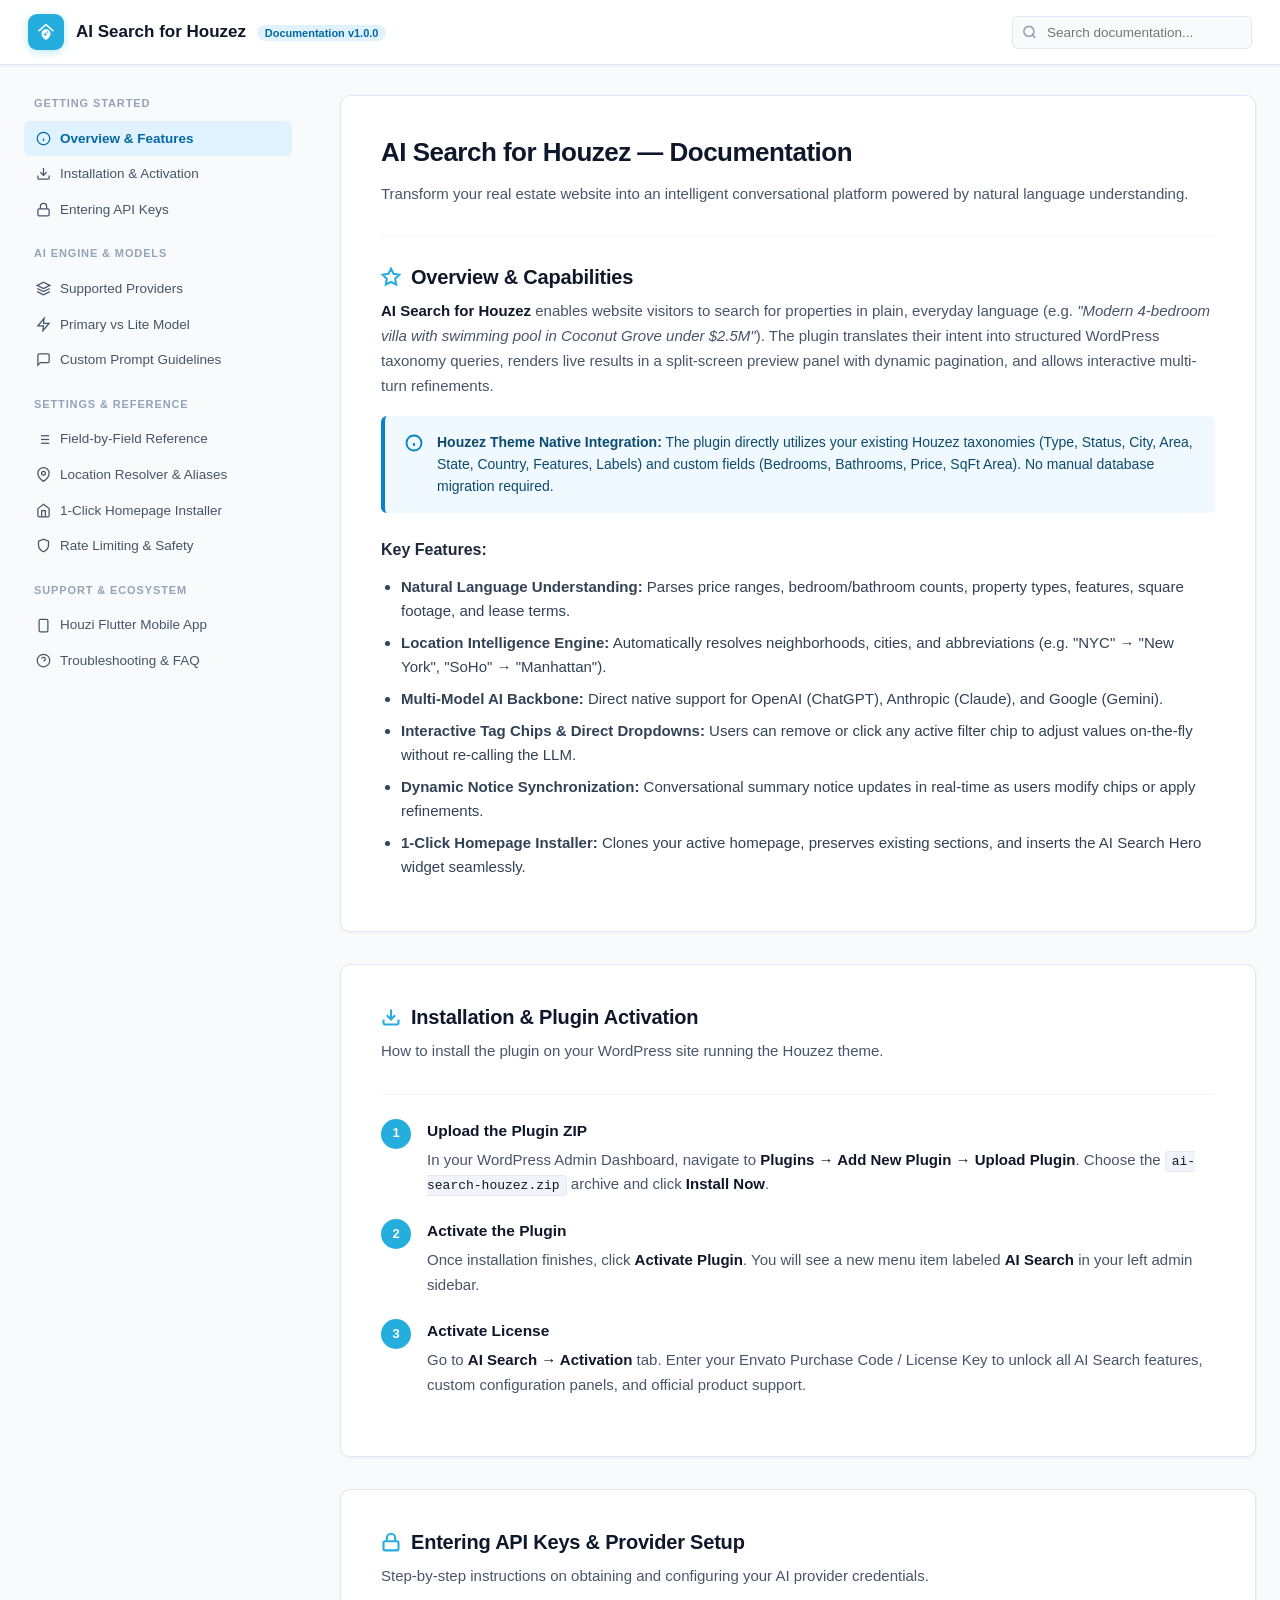
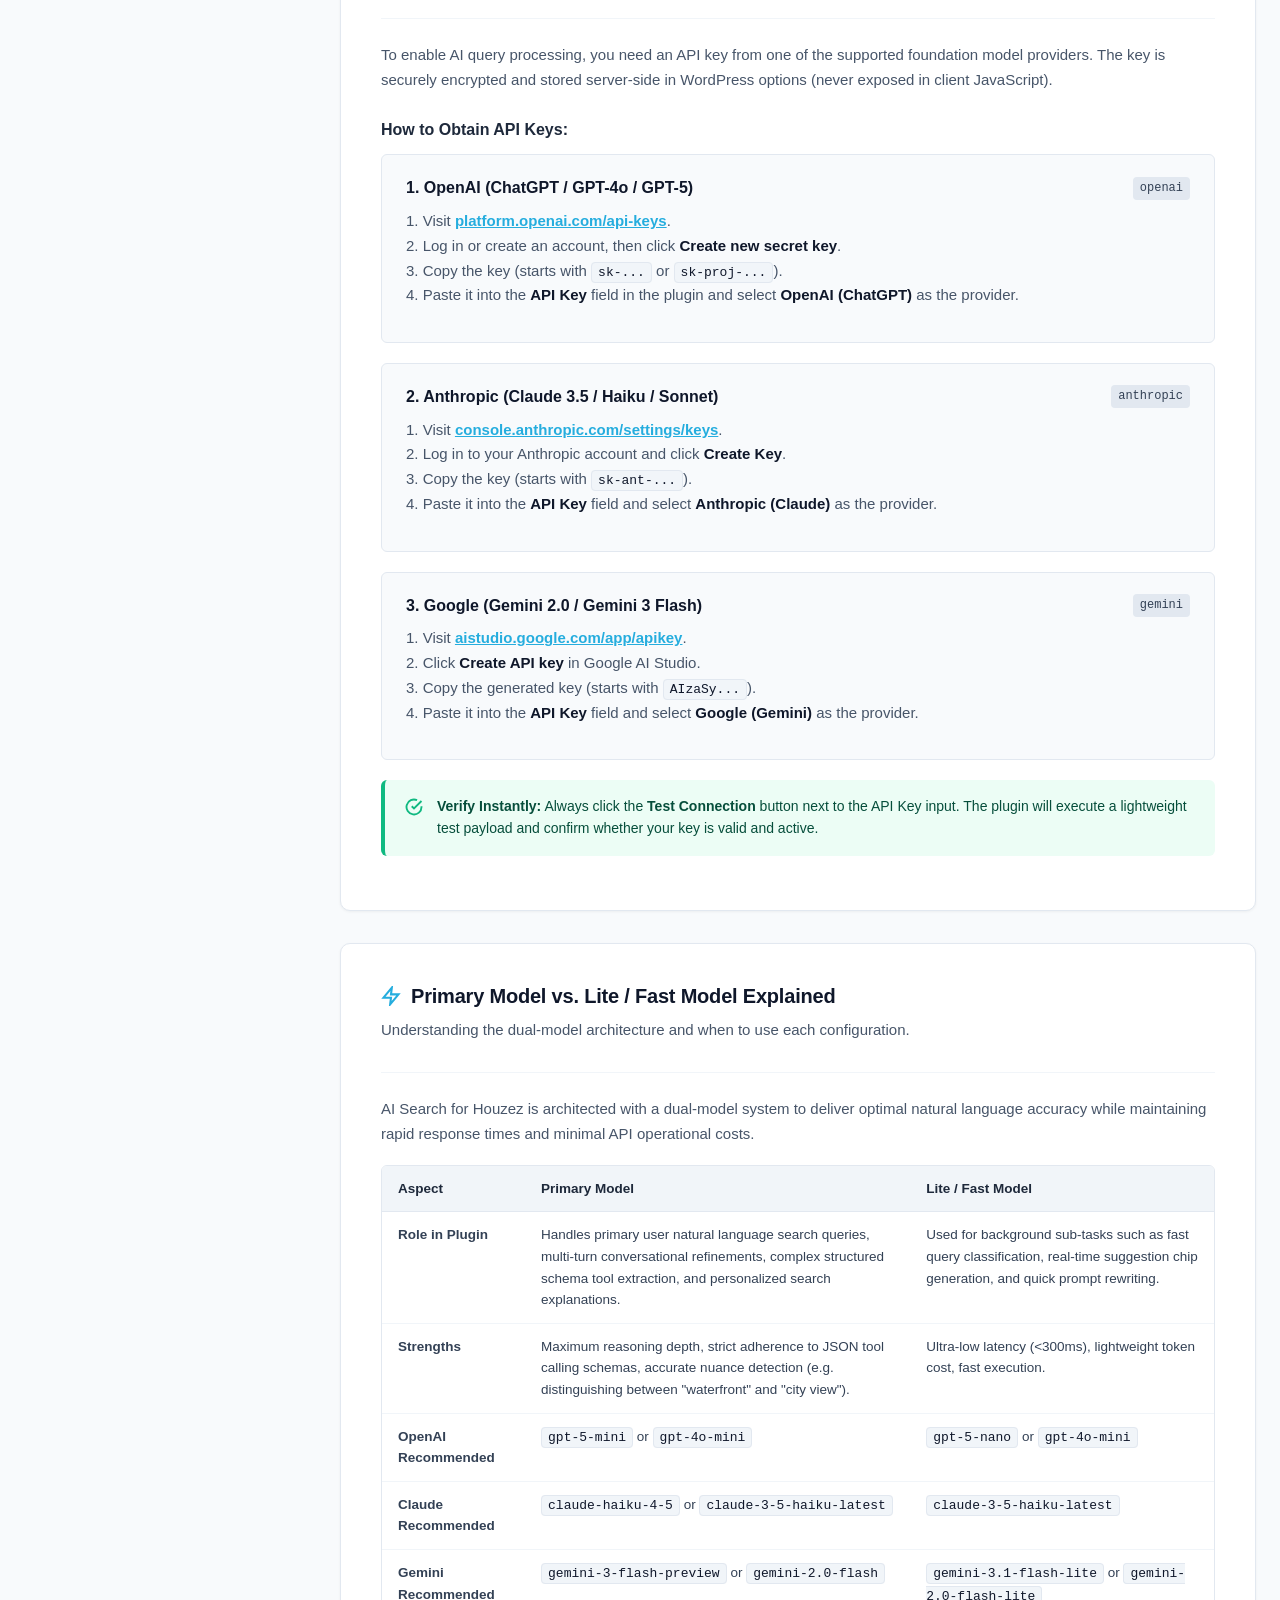
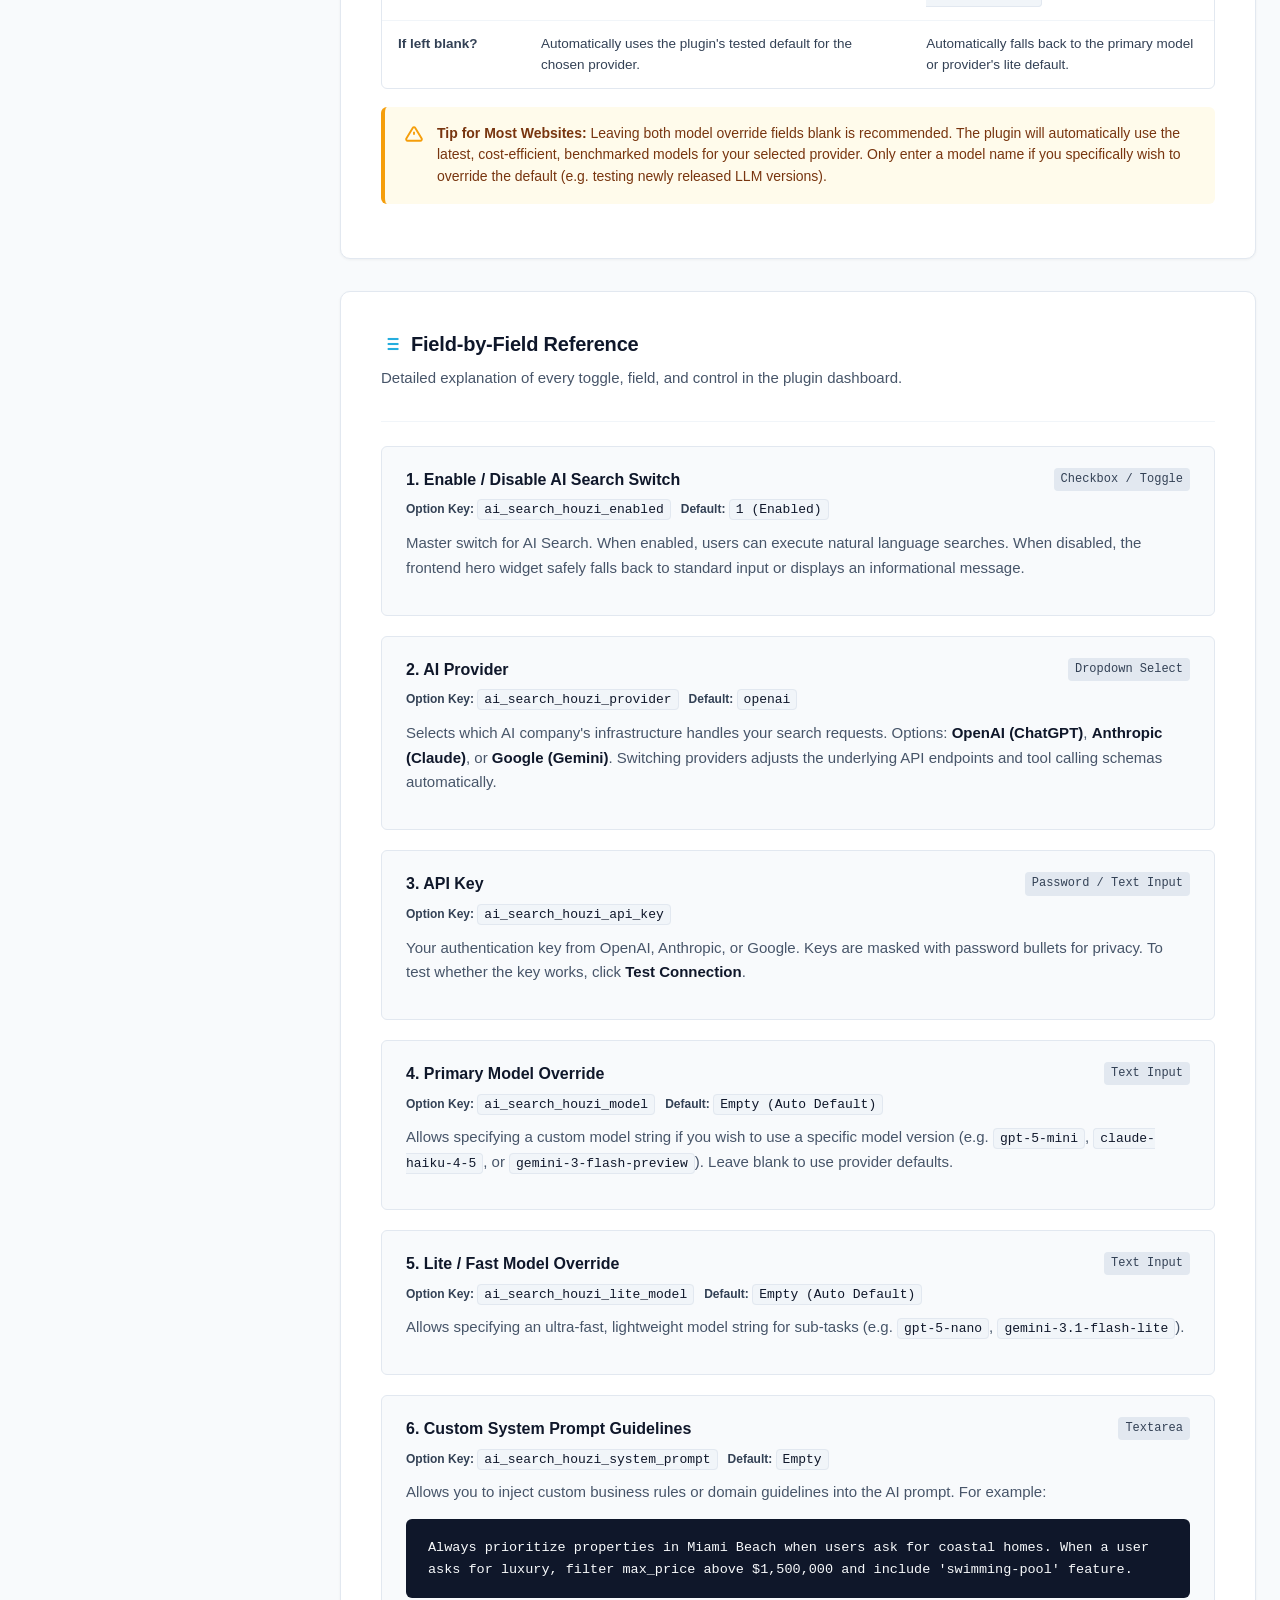
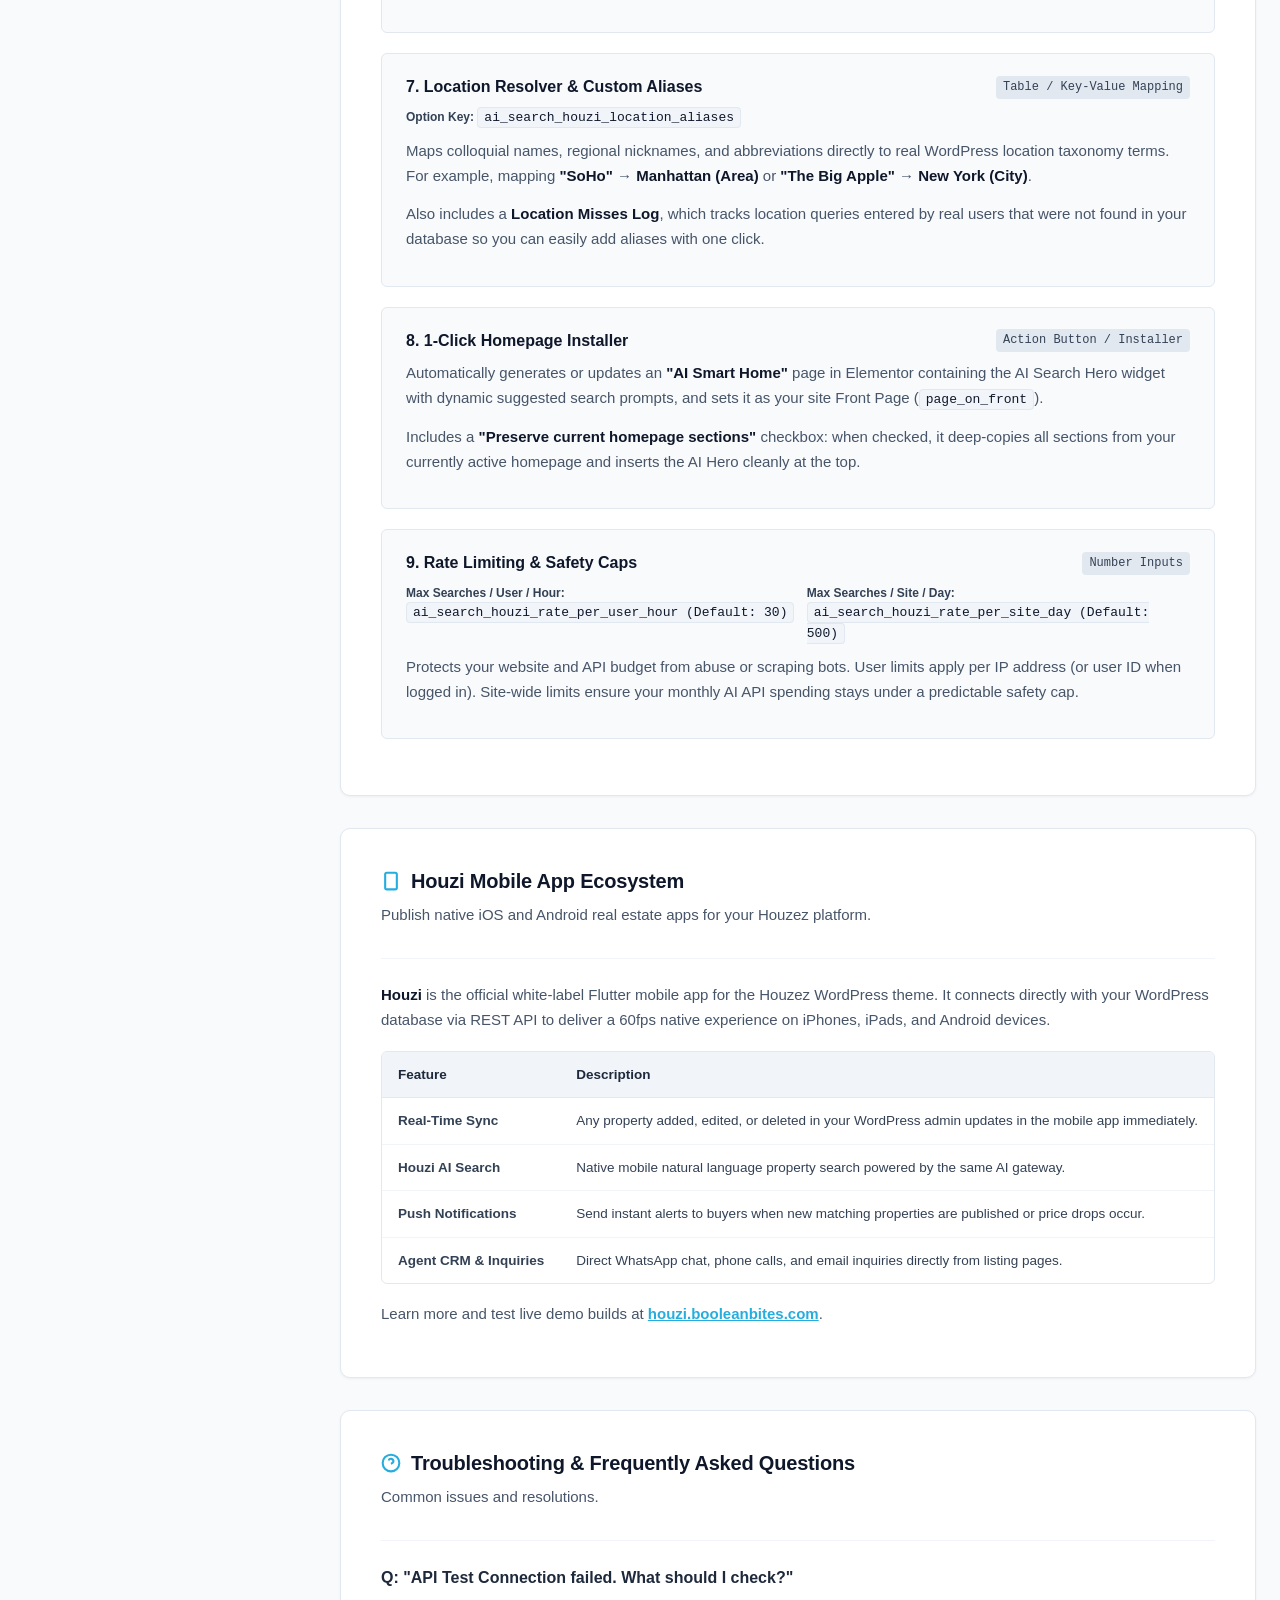
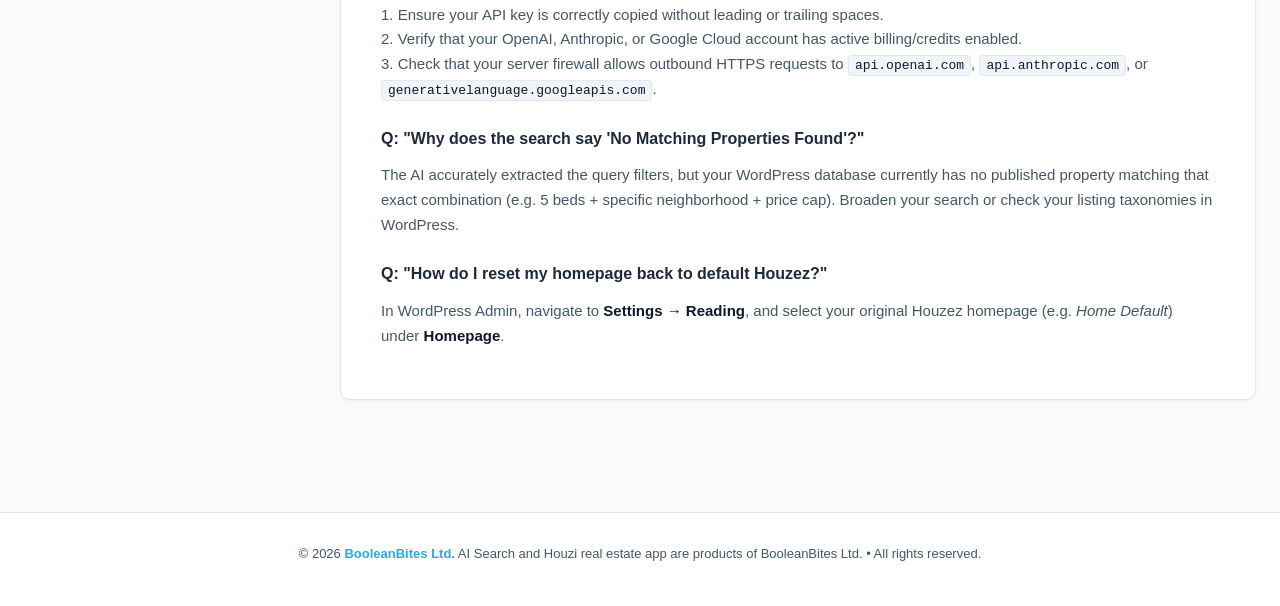
<file: docs/index.html>
<!DOCTYPE html>
<html lang="en">
<head>
	<meta charset="UTF-8">
	<meta name="viewport" content="width=device-width, initial-scale=1.0">
	<title>AI Search for Houzez — Complete Setup & Configuration Guide</title>
	<meta name="description" content="Self-contained offline documentation and reference manual for AI Search for Houzez WordPress plugin.">
	<style>
		:root {
			--primary: #25ADDE;
			--primary-dark: #1b8eb8;
			--primary-light: #e0f2fe;
			--accent: #0f172a;
			--slate-50: #f8fafc;
			--slate-100: #f1f5f9;
			--slate-200: #e2e8f0;
			--slate-300: #cbd5e1;
			--slate-400: #94a3b8;
			--slate-500: #64748b;
			--slate-600: #475569;
			--slate-700: #334155;
			--slate-800: #1e293b;
			--slate-900: #0f172a;
			--success: #10b981;
			--success-bg: #ecfdf5;
			--warning: #f59e0b;
			--warning-bg: #fffbeb;
			--danger: #ef4444;
			--danger-bg: #fef2f2;
			--card-bg: #ffffff;
			--radius-sm: 6px;
			--radius-md: 10px;
			--radius-lg: 16px;
			--shadow-sm: 0 1px 3px rgba(0,0,0,0.05);
			--shadow-md: 0 4px 12px rgba(0,0,0,0.05);
			--shadow-lg: 0 10px 25px -5px rgba(0,0,0,0.08);
		}

		* {
			box-sizing: border-box;
			margin: 0;
			padding: 0;
		}

		body {
			font-family: -apple-system, BlinkMacSystemFont, "Segoe UI", Roboto, Helvetica, Arial, sans-serif;
			background-color: var(--slate-50);
			color: var(--slate-800);
			line-height: 1.6;
			font-size: 15px;
			-webkit-font-smoothing: antialiased;
		}

		/* Header */
		.doc-header {
			background: #ffffff;
			border-bottom: 1px solid var(--slate-200);
			position: sticky;
			top: 0;
			z-index: 100;
			padding: 14px 28px;
			display: flex;
			justify-content: space-between;
			align-items: center;
			box-shadow: var(--shadow-sm);
		}

		.doc-header-left {
			display: flex;
			align-items: center;
			gap: 12px;
		}

		.doc-logo-icon {
			width: 36px;
			height: 36px;
			background: var(--primary);
			border-radius: 9px;
			display: flex;
			align-items: center;
			justify-content: center;
			color: #fff;
			box-shadow: 0 2px 8px rgba(37, 173, 222, 0.3);
		}

		.doc-header-title {
			font-size: 17px;
			font-weight: 700;
			color: var(--slate-900);
		}

		.doc-version-badge {
			font-size: 11px;
			font-weight: 700;
			background: var(--primary-light);
			color: #0369a1;
			padding: 2px 8px;
			border-radius: 12px;
			margin-left: 6px;
		}

		.doc-search-input {
			padding: 8px 14px 8px 34px;
			border: 1px solid var(--slate-200);
			border-radius: var(--radius-sm);
			background: var(--slate-50);
			font-size: 13.5px;
			width: 240px;
			color: var(--slate-800);
			outline: none;
			transition: all 0.2s ease;
		}

		.doc-search-input:focus {
			background: #fff;
			border-color: var(--primary);
			box-shadow: 0 0 0 3px rgba(37, 173, 222, 0.15);
			width: 300px;
		}

		.doc-search-wrap {
			position: relative;
		}

		.doc-search-wrap svg {
			position: absolute;
			left: 10px;
			top: 50%;
			transform: translateY(-50%);
			stroke: var(--slate-400);
			pointer-events: none;
		}

		/* Main Layout */
		.doc-container {
			max-width: 1320px;
			margin: 0 auto;
			display: grid;
			grid-template-columns: 280px minmax(0, 1fr);
			gap: 36px;
			padding: 30px 24px 80px;
		}

		/* Sidebar Nav */
		.doc-sidebar {
			position: sticky;
			top: 85px;
			height: calc(100vh - 110px);
			overflow-y: auto;
			padding-right: 12px;
		}

		.doc-sidebar::-webkit-scrollbar {
			width: 5px;
		}
		.doc-sidebar::-webkit-scrollbar-thumb {
			background: var(--slate-200);
			border-radius: 4px;
		}

		.doc-nav-section-title {
			font-size: 11px;
			font-weight: 800;
			text-transform: uppercase;
			letter-spacing: 0.08em;
			color: var(--slate-400);
			margin: 18px 0 8px 10px;
		}

		.doc-nav-section-title:first-child {
			margin-top: 0;
		}

		.doc-nav-list {
			list-style: none;
		}

		.doc-nav-item a {
			display: flex;
			align-items: center;
			gap: 9px;
			padding: 7px 12px;
			font-size: 13.5px;
			font-weight: 500;
			color: var(--slate-600);
			text-decoration: none;
			border-radius: var(--radius-sm);
			transition: all 0.15s ease;
		}

		.doc-nav-item a:hover {
			background: var(--slate-100);
			color: var(--slate-900);
		}

		.doc-nav-item a.active {
			background: var(--primary-light);
			color: #0369a1;
			font-weight: 700;
		}

		.doc-nav-item svg {
			stroke: currentColor;
			flex-shrink: 0;
		}

		/* Content */
		.doc-content {
			min-width: 0;
		}

		.doc-section {
			background: var(--card-bg);
			border: 1px solid var(--slate-200);
			border-radius: var(--radius-md);
			padding: 36px 40px;
			margin-bottom: 32px;
			box-shadow: var(--shadow-sm);
		}

		.doc-section-header {
			margin-bottom: 24px;
			padding-bottom: 16px;
			border-bottom: 1px solid var(--slate-100);
		}

		h1.doc-main-title {
			font-size: 26px;
			font-weight: 800;
			color: var(--slate-900);
			margin-bottom: 8px;
			letter-spacing: -0.02em;
		}

		h2.doc-section-title {
			font-size: 20px;
			font-weight: 700;
			color: var(--slate-900);
			display: flex;
			align-items: center;
			gap: 10px;
			margin-bottom: 6px;
			letter-spacing: -0.01em;
		}

		h3.doc-sub-title {
			font-size: 16px;
			font-weight: 700;
			color: var(--slate-800);
			margin: 24px 0 12px 0;
		}

		p {
			margin-bottom: 14px;
			color: var(--slate-600);
			line-height: 1.65;
		}

		p strong {
			color: var(--slate-900);
		}

		/* Callout Boxes */
		.doc-callout {
			padding: 16px 20px;
			border-radius: var(--radius-sm);
			margin: 18px 0;
			display: flex;
			gap: 14px;
			align-items: flex-start;
			border-left: 4px solid;
		}

		.doc-callout-info {
			background: #f0f9ff;
			border-color: #0284c7;
			color: #0c4a6e;
		}

		.doc-callout-success {
			background: var(--success-bg);
			border-color: var(--success);
			color: #064e3b;
		}

		.doc-callout-warning {
			background: var(--warning-bg);
			border-color: var(--warning);
			color: #78350f;
		}

		.doc-callout-icon {
			flex-shrink: 0;
			margin-top: 2px;
		}

		.doc-callout-text {
			font-size: 14px;
			line-height: 1.55;
		}

		.doc-callout-text strong {
			color: inherit;
		}

		/* Field Reference Cards */
		.doc-field-card {
			background: var(--slate-50);
			border: 1px solid var(--slate-200);
			border-radius: var(--radius-sm);
			padding: 20px 24px;
			margin-bottom: 20px;
			transition: border-color 0.2s ease;
		}

		.doc-field-card:hover {
			border-color: var(--slate-300);
		}

		.doc-field-header {
			display: flex;
			align-items: center;
			justify-content: space-between;
			margin-bottom: 8px;
			flex-wrap: wrap;
			gap: 8px;
		}

		.doc-field-name {
			font-size: 16px;
			font-weight: 700;
			color: var(--slate-900);
		}

		.doc-field-type {
			font-family: monospace;
			font-size: 12px;
			background: #e2e8f0;
			color: var(--slate-700);
			padding: 2px 7px;
			border-radius: 4px;
		}

		.doc-field-meta {
			display: flex;
			gap: 10px;
			font-size: 12px;
			color: var(--slate-500);
			margin-bottom: 10px;
		}

		.doc-field-meta span strong {
			color: var(--slate-700);
		}

		/* Tables */
		.doc-table-wrap {
			overflow-x: auto;
			margin: 18px 0;
			border: 1px solid var(--slate-200);
			border-radius: var(--radius-sm);
		}

		.doc-table {
			width: 100%;
			border-collapse: collapse;
			text-align: left;
			font-size: 13.5px;
		}

		.doc-table th {
			background: var(--slate-100);
			padding: 12px 16px;
			font-weight: 700;
			color: var(--slate-800);
			border-bottom: 1px solid var(--slate-200);
		}

		.doc-table td {
			padding: 12px 16px;
			border-bottom: 1px solid var(--slate-100);
			color: var(--slate-700);
			vertical-align: top;
		}

		.doc-table tr:last-child td {
			border-bottom: none;
		}

		.doc-table tr:hover td {
			background: #fafafa;
		}

		/* Code Blocks */
		.doc-code-inline {
			font-family: ui-monospace, SFMono-Regular, Menlo, Monaco, Consolas, monospace;
			font-size: 13px;
			background: #f1f5f9;
			color: #0f172a;
			padding: 2px 6px;
			border-radius: 4px;
			border: 1px solid #e2e8f0;
		}

		.doc-code-block {
			background: #0f172a;
			color: #f8fafc;
			padding: 18px 22px;
			border-radius: var(--radius-sm);
			font-family: ui-monospace, SFMono-Regular, Menlo, Monaco, Consolas, monospace;
			font-size: 13.5px;
			line-height: 1.6;
			overflow-x: auto;
			margin: 14px 0;
			position: relative;
		}

		/* Steps list */
		.doc-steps {
			list-style: none;
			counter-reset: doc-step-counter;
			margin: 20px 0;
		}

		.doc-step-item {
			position: relative;
			padding-left: 46px;
			margin-bottom: 22px;
		}

		.doc-step-item::before {
			counter-increment: doc-step-counter;
			content: counter(doc-step-counter);
			position: absolute;
			left: 0;
			top: 0;
			width: 30px;
			height: 30px;
			background: var(--primary);
			color: #ffffff;
			border-radius: 50%;
			display: flex;
			align-items: center;
			justify-content: center;
			font-size: 13px;
			font-weight: 700;
		}

		.doc-step-title {
			font-size: 15.5px;
			font-weight: 700;
			color: var(--slate-900);
			margin-bottom: 4px;
		}

		/* Footer */
		.doc-footer {
			text-align: center;
			padding: 30px 20px;
			font-size: 13px;
			color: var(--slate-500);
			border-top: 1px solid var(--slate-200);
			background: #fff;
		}

		.doc-footer a {
			color: var(--primary);
			text-decoration: none;
			font-weight: 600;
		}

		.doc-footer a:hover {
			text-decoration: underline;
		}

		/* Responsive */
		@media (max-width: 960px) {
			.doc-container {
				grid-template-columns: 1fr;
				padding: 20px 16px;
			}
			.doc-sidebar {
				display: none;
			}
			.doc-section {
				padding: 24px 20px;
			}
			.doc-search-input {
				width: 180px;
			}
		}
	</style>
</head>
<body>

	<!-- TOP NAVBAR -->
	<header class="doc-header">
		<div class="doc-header-left">
			<div class="doc-logo-icon">
				<svg width="22" height="22" viewBox="0 0 20 20" fill="none" xmlns="http://www.w3.org/2000/svg">
					<path d="M2.77302 8.60866C2.55626 8.82542 2.69174 9.20476 2.98978 9.20476H4.29034L9.98034 4.15554L15.6703 9.20476H16.9709C17.2689 9.20476 17.4044 8.82542 17.1877 8.63576L10.9557 3.10833C10.4138 2.59353 9.54681 2.59353 9.00488 3.10833L2.77302 8.60866Z" fill="white"/>
					<path fill-rule="evenodd" clip-rule="evenodd" d="M10 7.44141C12.2544 7.44141 14.082 9.26025 14.082 11.5039C14.082 13.7476 11.8066 16.3672 10 17.168C8.19336 16.3672 5.91797 13.7476 5.91797 11.5039C5.91797 9.26025 7.74556 7.44141 10 7.44141ZM9.19666 10.2422L8.77913 11.5018L7.52649 11.9217V12.1794L8.77913 12.5993L9.19666 13.859H9.4529L9.87043 12.5993L11.1231 12.1794V11.9217L9.87043 11.5018L9.4529 10.2422H9.19666ZM11.3574 9.15577L11.1424 9.80431L10.4975 10.0205V10.2782L11.1424 10.4943L11.3574 11.1429H11.6136L11.8286 10.4943L12.4735 10.2782V10.0205L11.8286 9.80431L11.6136 9.15577H11.3574Z" fill="white"/>
				</svg>
			</div>
			<div class="doc-header-title">
				AI Search for Houzez
				<span class="doc-version-badge">Documentation v1.0.0</span>
			</div>
		</div>
		<div class="doc-search-wrap">
			<svg width="15" height="15" viewBox="0 0 24 24" fill="none" stroke="currentColor" stroke-width="2.5"><circle cx="11" cy="11" r="8"></circle><line x1="21" y1="21" x2="16.65" y2="16.65"></line></svg>
			<input type="text" id="doc-filter-input" class="doc-search-input" placeholder="Search documentation..." />
		</div>
	</header>

	<div class="doc-container">

		<!-- LEFT STICKY NAVIGATION -->
		<aside class="doc-sidebar">
			<div class="doc-nav-section-title">Getting Started</div>
			<ul class="doc-nav-list">
				<li class="doc-nav-item"><a href="#overview"><svg width="15" height="15" viewBox="0 0 24 24" fill="none" stroke-width="2"><circle cx="12" cy="12" r="10"></circle><line x1="12" y1="16" x2="12" y2="12"></line><line x1="12" y1="8" x2="12.01" y2="8"></line></svg> Overview & Features</a></li>
				<li class="doc-nav-item"><a href="#installation"><svg width="15" height="15" viewBox="0 0 24 24" fill="none" stroke-width="2"><path d="M21 15v4a2 2 0 0 1-2 2H5a2 2 0 0 1-2-2v-4M7 10l5 5 5-5M12 15V3"/></svg> Installation & Activation</a></li>
				<li class="doc-nav-item"><a href="#api-keys"><svg width="15" height="15" viewBox="0 0 24 24" fill="none" stroke-width="2"><rect x="3" y="11" width="18" height="11" rx="2" ry="2"></rect><path d="M7 11V7a5 5 0 0 1 10 0v4"></path></svg> Entering API Keys</a></li>
			</ul>

			<div class="doc-nav-section-title">AI Engine & Models</div>
			<ul class="doc-nav-list">
				<li class="doc-nav-item"><a href="#providers"><svg width="15" height="15" viewBox="0 0 24 24" fill="none" stroke-width="2"><polygon points="12 2 2 7 12 12 22 7 12 2"></polygon><polyline points="2 17 12 22 22 17"></polyline><polyline points="2 12 12 17 22 12"></polyline></svg> Supported Providers</a></li>
				<li class="doc-nav-item"><a href="#primary-vs-lite"><svg width="15" height="15" viewBox="0 0 24 24" fill="none" stroke-width="2"><path d="M13 2L3 14h9l-1 8 10-12h-9l1-8z"></path></svg> Primary vs Lite Model</a></li>
				<li class="doc-nav-item"><a href="#system-prompt"><svg width="15" height="15" viewBox="0 0 24 24" fill="none" stroke-width="2"><path d="M21 15a2 2 0 0 1-2 2H7l-4 4V5a2 2 0 0 1 2-2h14a2 2 0 0 1 2 2z"></path></svg> Custom Prompt Guidelines</a></li>
			</ul>

			<div class="doc-nav-section-title">Settings & Reference</div>
			<ul class="doc-nav-list">
				<li class="doc-nav-item"><a href="#fields-reference"><svg width="15" height="15" viewBox="0 0 24 24" fill="none" stroke-width="2"><line x1="8" y1="6" x2="21" y2="6"></line><line x1="8" y1="12" x2="21" y2="12"></line><line x1="8" y1="18" x2="21" y2="18"></line><line x1="3" y1="6" x2="3.01" y2="6"></line><line x1="3" y1="12" x2="3.01" y2="12"></line><line x1="3" y1="18" x2="3.01" y2="18"></line></svg> Field-by-Field Reference</a></li>
				<li class="doc-nav-item"><a href="#location-aliases"><svg width="15" height="15" viewBox="0 0 24 24" fill="none" stroke-width="2"><path d="M21 10c0 7-9 13-9 13s-9-6-9-13a9 9 0 0 1 18 0z"></path><circle cx="12" cy="10" r="3"></circle></svg> Location Resolver & Aliases</a></li>
				<li class="doc-nav-item"><a href="#homepage-installer"><svg width="15" height="15" viewBox="0 0 24 24" fill="none" stroke-width="2"><path d="M3 9l9-7 9 7v11a2 2 0 0 1-2 2H5a2 2 0 0 1-2-2z"></path><polyline points="9 22 9 12 15 12 15 22"></polyline></svg> 1-Click Homepage Installer</a></li>
				<li class="doc-nav-item"><a href="#rate-limiting"><svg width="15" height="15" viewBox="0 0 24 24" fill="none" stroke-width="2"><path d="M12 22s8-4 8-10V5l-8-3-8 3v7c0 6 8 10 8 10z"></path></svg> Rate Limiting & Safety</a></li>
			</ul>

			<div class="doc-nav-section-title">Support & Ecosystem</div>
			<ul class="doc-nav-list">
				<li class="doc-nav-item"><a href="#houzi-app"><svg width="15" height="15" viewBox="0 0 24 24" fill="none" stroke-width="2"><rect x="5" y="2" width="14" height="20" rx="2" ry="2"></rect><line x1="12" y1="18" x2="12.01" y2="18"></line></svg> Houzi Flutter Mobile App</a></li>
				<li class="doc-nav-item"><a href="#troubleshooting"><svg width="15" height="15" viewBox="0 0 24 24" fill="none" stroke-width="2"><circle cx="12" cy="12" r="10"></circle><path d="M9.09 9a3 3 0 0 1 5.83 1c0 2-3 3-3 3"></path><line x1="12" y1="17" x2="12.01" y2="17"></line></svg> Troubleshooting & FAQ</a></li>
			</ul>
		</aside>

		<!-- MAIN CONTENT BODY -->
		<main class="doc-content">

			<!-- SECTION 1: OVERVIEW -->
			<section id="overview" class="doc-section">
				<div class="doc-section-header">
					<h1 class="doc-main-title">AI Search for Houzez — Documentation</h1>
					<p>Transform your real estate website into an intelligent conversational platform powered by natural language understanding.</p>
				</div>

				<h2 class="doc-section-title">
					<svg width="20" height="20" viewBox="0 0 24 24" fill="none" stroke="var(--primary)" stroke-width="2.5"><polygon points="12 2 15.09 8.26 22 9.27 17 14.14 18.18 21.02 12 17.77 5.82 21.02 7 14.14 2 9.27 8.91 8.26 12 2"></polygon></svg>
					Overview & Capabilities
				</h2>
				<p><strong>AI Search for Houzez</strong> enables website visitors to search for properties in plain, everyday language (e.g. <em>"Modern 4-bedroom villa with swimming pool in Coconut Grove under $2.5M"</em>). The plugin translates their intent into structured WordPress taxonomy queries, renders live results in a split-screen preview panel with dynamic pagination, and allows interactive multi-turn refinements.</p>

				<div class="doc-callout doc-callout-info">
					<div class="doc-callout-icon">
						<svg width="18" height="18" viewBox="0 0 24 24" fill="none" stroke="#0284c7" stroke-width="2.5"><circle cx="12" cy="12" r="10"></circle><line x1="12" y1="16" x2="12" y2="12"></line><line x1="12" y1="8" x2="12.01" y2="8"></line></svg>
					</div>
					<div class="doc-callout-text">
						<strong>Houzez Theme Native Integration:</strong> The plugin directly utilizes your existing Houzez taxonomies (Type, Status, City, Area, State, Country, Features, Labels) and custom fields (Bedrooms, Bathrooms, Price, SqFt Area). No manual database migration required.
					</div>
				</div>

				<h3 class="doc-sub-title">Key Features:</h3>
				<ul style="padding-left: 20px; color: var(--slate-700); margin-bottom: 16px;">
					<li style="margin-bottom: 8px;"><strong>Natural Language Understanding:</strong> Parses price ranges, bedroom/bathroom counts, property types, features, square footage, and lease terms.</li>
					<li style="margin-bottom: 8px;"><strong>Location Intelligence Engine:</strong> Automatically resolves neighborhoods, cities, and abbreviations (e.g. "NYC" &rarr; "New York", "SoHo" &rarr; "Manhattan").</li>
					<li style="margin-bottom: 8px;"><strong>Multi-Model AI Backbone:</strong> Direct native support for OpenAI (ChatGPT), Anthropic (Claude), and Google (Gemini).</li>
					<li style="margin-bottom: 8px;"><strong>Interactive Tag Chips & Direct Dropdowns:</strong> Users can remove or click any active filter chip to adjust values on-the-fly without re-calling the LLM.</li>
					<li style="margin-bottom: 8px;"><strong>Dynamic Notice Synchronization:</strong> Conversational summary notice updates in real-time as users modify chips or apply refinements.</li>
					<li style="margin-bottom: 8px;"><strong>1-Click Homepage Installer:</strong> Clones your active homepage, preserves existing sections, and inserts the AI Search Hero widget seamlessly.</li>
				</ul>
			</section>

			<!-- SECTION 2: INSTALLATION & ACTIVATION -->
			<section id="installation" class="doc-section">
				<div class="doc-section-header">
					<h2 class="doc-section-title">
						<svg width="20" height="20" viewBox="0 0 24 24" fill="none" stroke="var(--primary)" stroke-width="2.5"><path d="M21 15v4a2 2 0 0 1-2 2H5a2 2 0 0 1-2-2v-4M7 10l5 5 5-5M12 15V3"/></svg>
						Installation & Plugin Activation
					</h2>
					<p>How to install the plugin on your WordPress site running the Houzez theme.</p>
				</div>

				<ol class="doc-steps">
					<li class="doc-step-item">
						<div class="doc-step-title">Upload the Plugin ZIP</div>
						<p>In your WordPress Admin Dashboard, navigate to <strong>Plugins &rarr; Add New Plugin &rarr; Upload Plugin</strong>. Choose the <span class="doc-code-inline">ai-search-houzez.zip</span> archive and click <strong>Install Now</strong>.</p>
					</li>
					<li class="doc-step-item">
						<div class="doc-step-title">Activate the Plugin</div>
						<p>Once installation finishes, click <strong>Activate Plugin</strong>. You will see a new menu item labeled <strong>AI Search</strong> in your left admin sidebar.</p>
					</li>
					<li class="doc-step-item">
						<div class="doc-step-title">Activate License</div>
						<p>Go to <strong>AI Search &rarr; Activation</strong> tab. Enter your Envato Purchase Code / License Key to unlock all AI Search features, custom configuration panels, and official product support.</p>
					</li>

				</ol>
			</section>

			<!-- SECTION 3: ENTERING API KEYS -->
			<section id="api-keys" class="doc-section">
				<div class="doc-section-header">
					<h2 class="doc-section-title">
						<svg width="20" height="20" viewBox="0 0 24 24" fill="none" stroke="var(--primary)" stroke-width="2.5"><rect x="3" y="11" width="18" height="11" rx="2" ry="2"></rect><path d="M7 11V7a5 5 0 0 1 10 0v4"></path></svg>
						Entering API Keys & Provider Setup
					</h2>
					<p>Step-by-step instructions on obtaining and configuring your AI provider credentials.</p>
				</div>

				<p>To enable AI query processing, you need an API key from one of the supported foundation model providers. The key is securely encrypted and stored server-side in WordPress options (never exposed in client JavaScript).</p>

				<h3 class="doc-sub-title">How to Obtain API Keys:</h3>

				<div class="doc-field-card">
					<div class="doc-field-header">
						<span class="doc-field-name">1. OpenAI (ChatGPT / GPT-4o / GPT-5)</span>
						<span class="doc-field-type">openai</span>
					</div>
					<p>1. Visit <a href="https://platform.openai.com/api-keys" target="_blank" style="color:var(--primary); font-weight:600;">platform.openai.com/api-keys</a>.<br/>
					2. Log in or create an account, then click <strong>Create new secret key</strong>.<br/>
					3. Copy the key (starts with <span class="doc-code-inline">sk-...</span> or <span class="doc-code-inline">sk-proj-...</span>).<br/>
					4. Paste it into the <strong>API Key</strong> field in the plugin and select <strong>OpenAI (ChatGPT)</strong> as the provider.</p>
				</div>

				<div class="doc-field-card">
					<div class="doc-field-header">
						<span class="doc-field-name">2. Anthropic (Claude 3.5 / Haiku / Sonnet)</span>
						<span class="doc-field-type">anthropic</span>
					</div>
					<p>1. Visit <a href="https://console.anthropic.com/settings/keys" target="_blank" style="color:var(--primary); font-weight:600;">console.anthropic.com/settings/keys</a>.<br/>
					2. Log in to your Anthropic account and click <strong>Create Key</strong>.<br/>
					3. Copy the key (starts with <span class="doc-code-inline">sk-ant-...</span>).<br/>
					4. Paste it into the <strong>API Key</strong> field and select <strong>Anthropic (Claude)</strong> as the provider.</p>
				</div>

				<div class="doc-field-card">
					<div class="doc-field-header">
						<span class="doc-field-name">3. Google (Gemini 2.0 / Gemini 3 Flash)</span>
						<span class="doc-field-type">gemini</span>
					</div>
					<p>1. Visit <a href="https://aistudio.google.com/app/apikey" target="_blank" style="color:var(--primary); font-weight:600;">aistudio.google.com/app/apikey</a>.<br/>
					2. Click <strong>Create API key</strong> in Google AI Studio.<br/>
					3. Copy the generated key (starts with <span class="doc-code-inline">AIzaSy...</span>).<br/>
					4. Paste it into the <strong>API Key</strong> field and select <strong>Google (Gemini)</strong> as the provider.</p>
				</div>

				<div class="doc-callout doc-callout-success">
					<div class="doc-callout-icon">
						<svg width="18" height="18" viewBox="0 0 24 24" fill="none" stroke="var(--success)" stroke-width="2.5"><path d="M22 11.08V12a10 10 0 1 1-5.93-9.14"></path><polyline points="22 4 12 14.01 9 11.01"></polyline></svg>
					</div>
					<div class="doc-callout-text">
						<strong>Verify Instantly:</strong> Always click the <strong>Test Connection</strong> button next to the API Key input. The plugin will execute a lightweight test payload and confirm whether your key is valid and active.
					</div>
				</div>
			</section>

			<!-- SECTION 4: PRIMARY VS LITE MODEL EXPLAINED -->
			<section id="primary-vs-lite" class="doc-section">
				<div class="doc-section-header">
					<h2 class="doc-section-title">
						<svg width="20" height="20" viewBox="0 0 24 24" fill="none" stroke="var(--primary)" stroke-width="2.5"><path d="M13 2L3 14h9l-1 8 10-12h-9l1-8z"></path></svg>
						Primary Model vs. Lite / Fast Model Explained
					</h2>
					<p>Understanding the dual-model architecture and when to use each configuration.</p>
				</div>

				<p>AI Search for Houzez is architected with a dual-model system to deliver optimal natural language accuracy while maintaining rapid response times and minimal API operational costs.</p>

				<div class="doc-table-wrap">
					<table class="doc-table">
						<thead>
							<tr>
								<th>Aspect</th>
								<th>Primary Model</th>
								<th>Lite / Fast Model</th>
							</tr>
						</thead>
						<tbody>
							<tr>
								<td><strong>Role in Plugin</strong></td>
								<td>Handles primary user natural language search queries, multi-turn conversational refinements, complex structured schema tool extraction, and personalized search explanations.</td>
								<td>Used for background sub-tasks such as fast query classification, real-time suggestion chip generation, and quick prompt rewriting.</td>
							</tr>
							<tr>
								<td><strong>Strengths</strong></td>
								<td>Maximum reasoning depth, strict adherence to JSON tool calling schemas, accurate nuance detection (e.g. distinguishing between "waterfront" and "city view").</td>
								<td>Ultra-low latency (&lt;300ms), lightweight token cost, fast execution.</td>
							</tr>
							<tr>
								<td><strong>OpenAI Recommended</strong></td>
								<td><span class="doc-code-inline">gpt-5-mini</span> or <span class="doc-code-inline">gpt-4o-mini</span></td>
								<td><span class="doc-code-inline">gpt-5-nano</span> or <span class="doc-code-inline">gpt-4o-mini</span></td>
							</tr>
							<tr>
								<td><strong>Claude Recommended</strong></td>
								<td><span class="doc-code-inline">claude-haiku-4-5</span> or <span class="doc-code-inline">claude-3-5-haiku-latest</span></td>
								<td><span class="doc-code-inline">claude-3-5-haiku-latest</span></td>
							</tr>
							<tr>
								<td><strong>Gemini Recommended</strong></td>
								<td><span class="doc-code-inline">gemini-3-flash-preview</span> or <span class="doc-code-inline">gemini-2.0-flash</span></td>
								<td><span class="doc-code-inline">gemini-3.1-flash-lite</span> or <span class="doc-code-inline">gemini-2.0-flash-lite</span></td>
							</tr>
							<tr>
								<td><strong>If left blank?</strong></td>
								<td>Automatically uses the plugin's tested default for the chosen provider.</td>
								<td>Automatically falls back to the primary model or provider's lite default.</td>
							</tr>
						</tbody>
					</table>
				</div>

				<div class="doc-callout doc-callout-warning">
					<div class="doc-callout-icon">
						<svg width="18" height="18" viewBox="0 0 24 24" fill="none" stroke="var(--warning)" stroke-width="2.5"><path d="M10.29 3.86L1.82 18a2 2 0 0 0 1.71 3h16.94a2 2 0 0 0 1.71-3L13.71 3.86a2 2 0 0 0-3.42 0z"></path><line x1="12" y1="9" x2="12" y2="13"></line><line x1="12" y1="17" x2="12.01" y2="17"></line></svg>
					</div>
					<div class="doc-callout-text">
						<strong>Tip for Most Websites:</strong> Leaving both model override fields blank is recommended. The plugin will automatically use the latest, cost-efficient, benchmarked models for your selected provider. Only enter a model name if you specifically wish to override the default (e.g. testing newly released LLM versions).
					</div>
				</div>
			</section>

			<!-- SECTION 5: FIELD-BY-FIELD REFERENCE -->
			<section id="fields-reference" class="doc-section">
				<div class="doc-section-header">
					<h2 class="doc-section-title">
						<svg width="20" height="20" viewBox="0 0 24 24" fill="none" stroke="var(--primary)" stroke-width="2.5"><line x1="8" y1="6" x2="21" y2="6"></line><line x1="8" y1="12" x2="21" y2="12"></line><line x1="8" y1="18" x2="21" y2="18"></line><line x1="3" y1="6" x2="3.01" y2="6"></line><line x1="3" y1="12" x2="3.01" y2="12"></line><line x1="3" y1="18" x2="3.01" y2="18"></line></svg>
						Field-by-Field Reference
					</h2>
					<p>Detailed explanation of every toggle, field, and control in the plugin dashboard.</p>
				</div>

				<!-- Field 1 -->
				<div class="doc-field-card">
					<div class="doc-field-header">
						<span class="doc-field-name">1. Enable / Disable AI Search Switch</span>
						<span class="doc-field-type">Checkbox / Toggle</span>
					</div>
					<div class="doc-field-meta">
						<span><strong>Option Key:</strong> <span class="doc-code-inline">ai_search_houzi_enabled</span></span>
						<span><strong>Default:</strong> <span class="doc-code-inline">1 (Enabled)</span></span>
					</div>
					<p>Master switch for AI Search. When enabled, users can execute natural language searches. When disabled, the frontend hero widget safely falls back to standard input or displays an informational message.</p>
				</div>

				<!-- Field 2 -->
				<div class="doc-field-card">
					<div class="doc-field-header">
						<span class="doc-field-name">2. AI Provider</span>
						<span class="doc-field-type">Dropdown Select</span>
					</div>
					<div class="doc-field-meta">
						<span><strong>Option Key:</strong> <span class="doc-code-inline">ai_search_houzi_provider</span></span>
						<span><strong>Default:</strong> <span class="doc-code-inline">openai</span></span>
					</div>
					<p>Selects which AI company's infrastructure handles your search requests. Options: <strong>OpenAI (ChatGPT)</strong>, <strong>Anthropic (Claude)</strong>, or <strong>Google (Gemini)</strong>. Switching providers adjusts the underlying API endpoints and tool calling schemas automatically.</p>
				</div>

				<!-- Field 3 -->
				<div class="doc-field-card">
					<div class="doc-field-header">
						<span class="doc-field-name">3. API Key</span>
						<span class="doc-field-type">Password / Text Input</span>
					</div>
					<div class="doc-field-meta">
						<span><strong>Option Key:</strong> <span class="doc-code-inline">ai_search_houzi_api_key</span></span>
					</div>
					<p>Your authentication key from OpenAI, Anthropic, or Google. Keys are masked with password bullets for privacy. To test whether the key works, click <strong>Test Connection</strong>.</p>
				</div>

				<!-- Field 4 -->
				<div class="doc-field-card">
					<div class="doc-field-header">
						<span class="doc-field-name">4. Primary Model Override</span>
						<span class="doc-field-type">Text Input</span>
					</div>
					<div class="doc-field-meta">
						<span><strong>Option Key:</strong> <span class="doc-code-inline">ai_search_houzi_model</span></span>
						<span><strong>Default:</strong> <span class="doc-code-inline">Empty (Auto Default)</span></span>
					</div>
					<p>Allows specifying a custom model string if you wish to use a specific model version (e.g. <span class="doc-code-inline">gpt-5-mini</span>, <span class="doc-code-inline">claude-haiku-4-5</span>, or <span class="doc-code-inline">gemini-3-flash-preview</span>). Leave blank to use provider defaults.</p>
				</div>

				<!-- Field 5 -->
				<div class="doc-field-card">
					<div class="doc-field-header">
						<span class="doc-field-name">5. Lite / Fast Model Override</span>
						<span class="doc-field-type">Text Input</span>
					</div>
					<div class="doc-field-meta">
						<span><strong>Option Key:</strong> <span class="doc-code-inline">ai_search_houzi_lite_model</span></span>
						<span><strong>Default:</strong> <span class="doc-code-inline">Empty (Auto Default)</span></span>
					</div>
					<p>Allows specifying an ultra-fast, lightweight model string for sub-tasks (e.g. <span class="doc-code-inline">gpt-5-nano</span>, <span class="doc-code-inline">gemini-3.1-flash-lite</span>).</p>
				</div>

				<!-- Field 6 -->
				<div class="doc-field-card" id="system-prompt">
					<div class="doc-field-header">
						<span class="doc-field-name">6. Custom System Prompt Guidelines</span>
						<span class="doc-field-type">Textarea</span>
					</div>
					<div class="doc-field-meta">
						<span><strong>Option Key:</strong> <span class="doc-code-inline">ai_search_houzi_system_prompt</span></span>
						<span><strong>Default:</strong> <span class="doc-code-inline">Empty</span></span>
					</div>
					<p>Allows you to inject custom business rules or domain guidelines into the AI prompt. For example:</p>
					<div class="doc-code-block">Always prioritize properties in Miami Beach when users ask for coastal homes.
When a user asks for luxury, filter max_price above $1,500,000 and include 'swimming-pool' feature.</div>
				</div>

				<!-- Field 7 -->
				<div class="doc-field-card" id="location-aliases">
					<div class="doc-field-header">
						<span class="doc-field-name">7. Location Resolver & Custom Aliases</span>
						<span class="doc-field-type">Table / Key-Value Mapping</span>
					</div>
					<div class="doc-field-meta">
						<span><strong>Option Key:</strong> <span class="doc-code-inline">ai_search_houzi_location_aliases</span></span>
					</div>
					<p>Maps colloquial names, regional nicknames, and abbreviations directly to real WordPress location taxonomy terms. For example, mapping <strong>"SoHo"</strong> &rarr; <strong>Manhattan (Area)</strong> or <strong>"The Big Apple"</strong> &rarr; <strong>New York (City)</strong>.</p>
					<p>Also includes a <strong>Location Misses Log</strong>, which tracks location queries entered by real users that were not found in your database so you can easily add aliases with one click.</p>
				</div>

				<!-- Field 8 -->
				<div class="doc-field-card" id="homepage-installer">
					<div class="doc-field-header">
						<span class="doc-field-name">8. 1-Click Homepage Installer</span>
						<span class="doc-field-type">Action Button / Installer</span>
					</div>
					<p>Automatically generates or updates an <strong>"AI Smart Home"</strong> page in Elementor containing the AI Search Hero widget with dynamic suggested search prompts, and sets it as your site Front Page (<span class="doc-code-inline">page_on_front</span>).</p>
					<p>Includes a <strong>"Preserve current homepage sections"</strong> checkbox: when checked, it deep-copies all sections from your currently active homepage and inserts the AI Hero cleanly at the top.</p>
				</div>

				<!-- Field 9 -->
				<div class="doc-field-card" id="rate-limiting">
					<div class="doc-field-header">
						<span class="doc-field-name">9. Rate Limiting & Safety Caps</span>
						<span class="doc-field-type">Number Inputs</span>
					</div>
					<div class="doc-field-meta">
						<span><strong>Max Searches / User / Hour:</strong> <span class="doc-code-inline">ai_search_houzi_rate_per_user_hour (Default: 30)</span></span>
						<span><strong>Max Searches / Site / Day:</strong> <span class="doc-code-inline">ai_search_houzi_rate_per_site_day (Default: 500)</span></span>
					</div>
					<p>Protects your website and API budget from abuse or scraping bots. User limits apply per IP address (or user ID when logged in). Site-wide limits ensure your monthly AI API spending stays under a predictable safety cap.</p>
				</div>
			</section>

			<!-- SECTION 6: HOUZI FLUTTER MOBILE APP -->
			<section id="houzi-app" class="doc-section">
				<div class="doc-section-header">
					<h2 class="doc-section-title">
						<svg width="20" height="20" viewBox="0 0 24 24" fill="none" stroke="var(--primary)" stroke-width="2.5"><rect x="5" y="2" width="14" height="20" rx="2" ry="2"></rect><line x1="12" y1="18" x2="12.01" y2="18"></line></svg>
						Houzi Mobile App Ecosystem
					</h2>
					<p>Publish native iOS and Android real estate apps for your Houzez platform.</p>
				</div>

				<p><strong>Houzi</strong> is the official white-label Flutter mobile app for the Houzez WordPress theme. It connects directly with your WordPress database via REST API to deliver a 60fps native experience on iPhones, iPads, and Android devices.</p>

				<div class="doc-table-wrap">
					<table class="doc-table">
						<thead>
							<tr>
								<th>Feature</th>
								<th>Description</th>
							</tr>
						</thead>
						<tbody>
							<tr>
								<td><strong>Real-Time Sync</strong></td>
								<td>Any property added, edited, or deleted in your WordPress admin updates in the mobile app immediately.</td>
							</tr>
							<tr>
								<td><strong>Houzi AI Search</strong></td>
								<td>Native mobile natural language property search powered by the same AI gateway.</td>
							</tr>
							<tr>
								<td><strong>Push Notifications</strong></td>
								<td>Send instant alerts to buyers when new matching properties are published or price drops occur.</td>
							</tr>
							<tr>
								<td><strong>Agent CRM & Inquiries</strong></td>
								<td>Direct WhatsApp chat, phone calls, and email inquiries directly from listing pages.</td>
							</tr>
						</tbody>
					</table>
				</div>

				<p>Learn more and test live demo builds at <a href="https://houzi.booleanbites.com/" target="_blank" style="color:var(--primary); font-weight:700;">houzi.booleanbites.com</a>.</p>
			</section>

			<!-- SECTION 7: TROUBLESHOOTING & FAQ -->
			<section id="troubleshooting" class="doc-section">
				<div class="doc-section-header">
					<h2 class="doc-section-title">
						<svg width="20" height="20" viewBox="0 0 24 24" fill="none" stroke="var(--primary)" stroke-width="2.5"><circle cx="12" cy="12" r="10"></circle><path d="M9.09 9a3 3 0 0 1 5.83 1c0 2-3 3-3 3"></path><line x1="12" y1="17" x2="12.01" y2="17"></line></svg>
						Troubleshooting & Frequently Asked Questions
					</h2>
					<p>Common issues and resolutions.</p>
				</div>

				<h3 class="doc-sub-title">Q: "API Test Connection failed. What should I check?"</h3>
				<p>1. Ensure your API key is correctly copied without leading or trailing spaces.<br/>
				2. Verify that your OpenAI, Anthropic, or Google Cloud account has active billing/credits enabled.<br/>
				3. Check that your server firewall allows outbound HTTPS requests to <span class="doc-code-inline">api.openai.com</span>, <span class="doc-code-inline">api.anthropic.com</span>, or <span class="doc-code-inline">generativelanguage.googleapis.com</span>.</p>

				<h3 class="doc-sub-title">Q: "Why does the search say 'No Matching Properties Found'?"</h3>
				<p>The AI accurately extracted the query filters, but your WordPress database currently has no published property matching that exact combination (e.g. 5 beds + specific neighborhood + price cap). Broaden your search or check your listing taxonomies in WordPress.</p>

				<h3 class="doc-sub-title">Q: "How do I reset my homepage back to default Houzez?"</h3>
				<p>In WordPress Admin, navigate to <strong>Settings &rarr; Reading</strong>, and select your original Houzez homepage (e.g. <em>Home Default</em>) under <strong>Homepage</strong>.</p>
			</section>

		</main>
	</div>

	<!-- FOOTER -->
	<footer class="doc-footer">
		<p>&copy; 2026 <a href="https://booleanbites.com/" target="_blank">BooleanBites Ltd.</a> AI Search and Houzi real estate app are products of BooleanBites Ltd. &bull; All rights reserved.</p>
	</footer>

	<!-- INTERACTIVE SCRIPT -->
	<script>
		document.addEventListener('DOMContentLoaded', function() {
			// Search filter
			const searchInput = document.getElementById('doc-filter-input');
			const sections = document.querySelectorAll('.doc-section');
			const fieldCards = document.querySelectorAll('.doc-field-card');

			searchInput.addEventListener('input', function(e) {
				const term = e.target.value.toLowerCase().trim();
				if (!term) {
					sections.forEach(s => s.style.display = '');
					fieldCards.forEach(c => c.style.display = '');
					return;
				}

				fieldCards.forEach(card => {
					const text = card.textContent.toLowerCase();
					card.style.display = text.includes(term) ? '' : 'none';
				});

				sections.forEach(sec => {
					const text = sec.textContent.toLowerCase();
					sec.style.display = text.includes(term) ? '' : 'none';
				});
			});

			// Active navigation spy
			const navLinks = document.querySelectorAll('.doc-nav-item a');
			window.addEventListener('scroll', function() {
				let fromTop = window.scrollY + 100;
				navLinks.forEach(link => {
					const section = document.querySelector(link.getAttribute('href'));
					if (section && section.offsetTop <= fromTop && section.offsetTop + section.offsetHeight > fromTop) {
						navLinks.forEach(l => l.classList.remove('active'));
						link.classList.add('active');
					}
				});
			});
		});
	</script>
</body>
</html>
</file>
